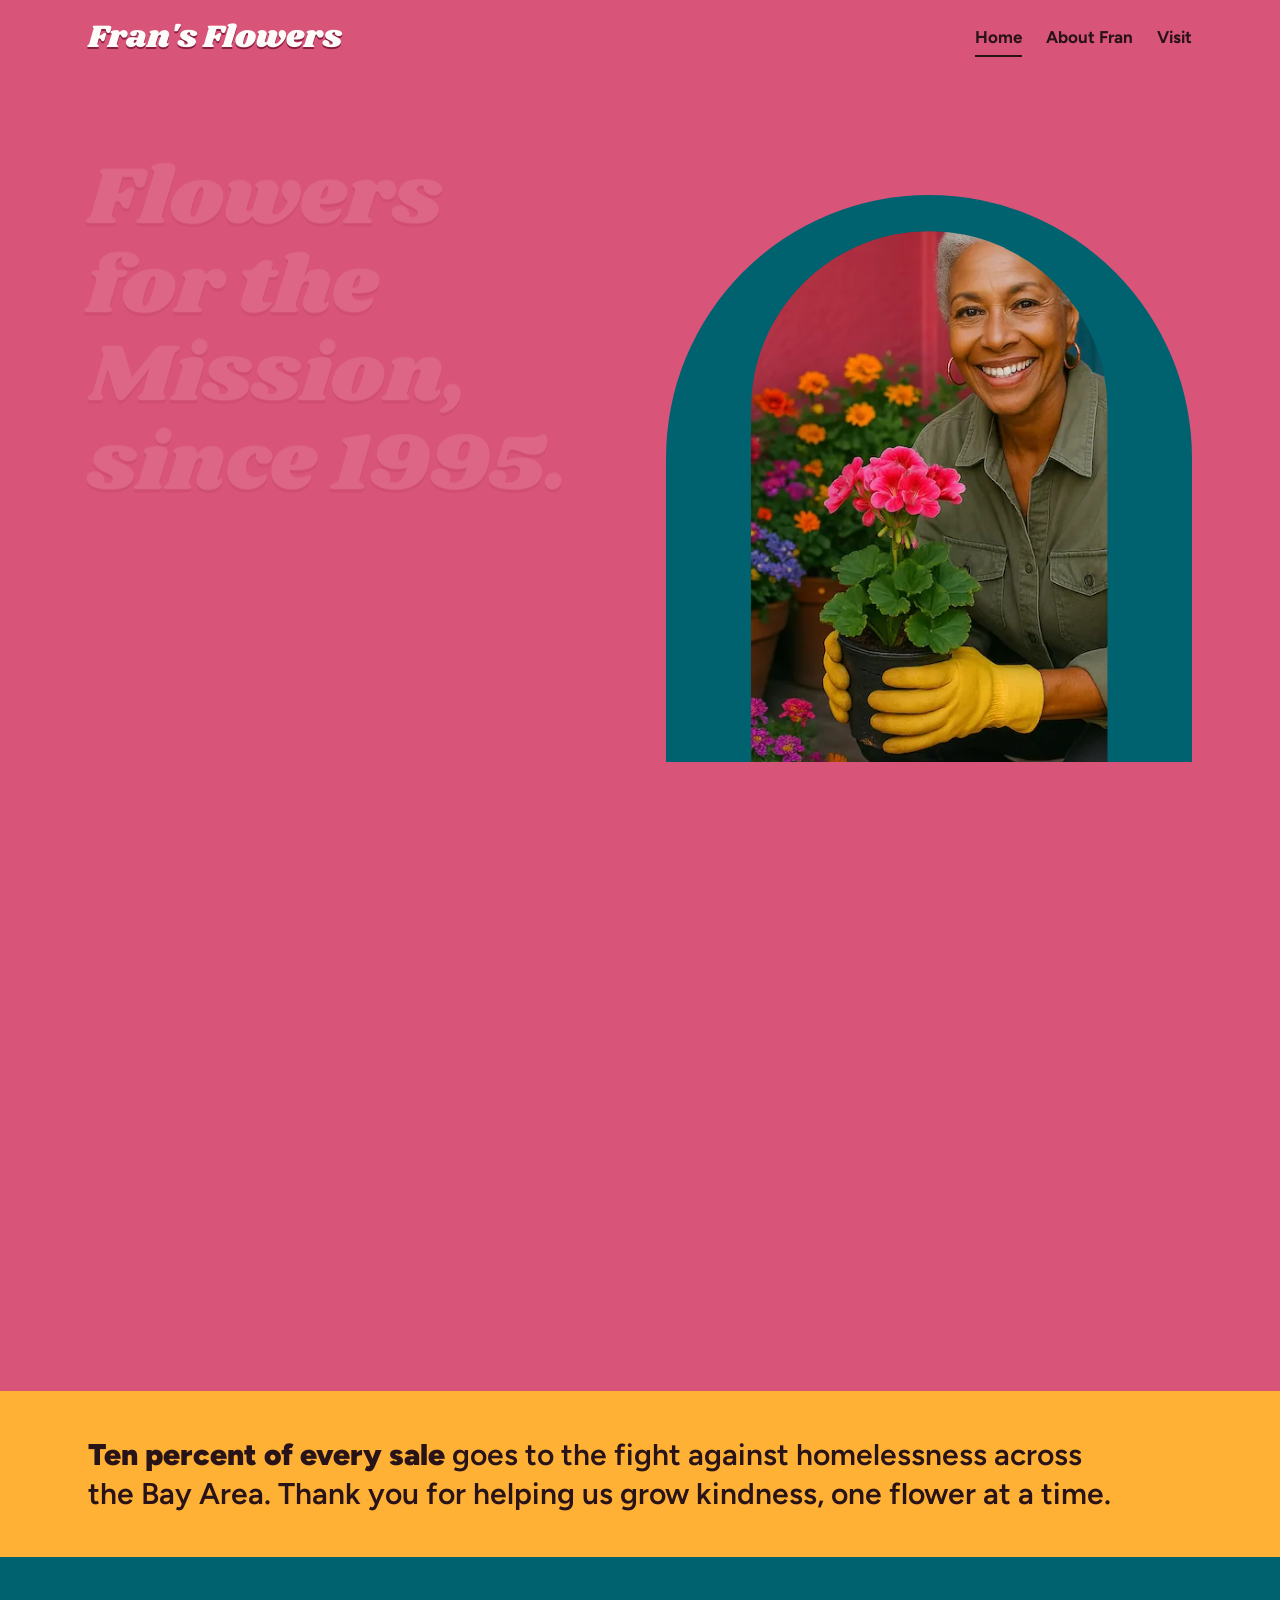
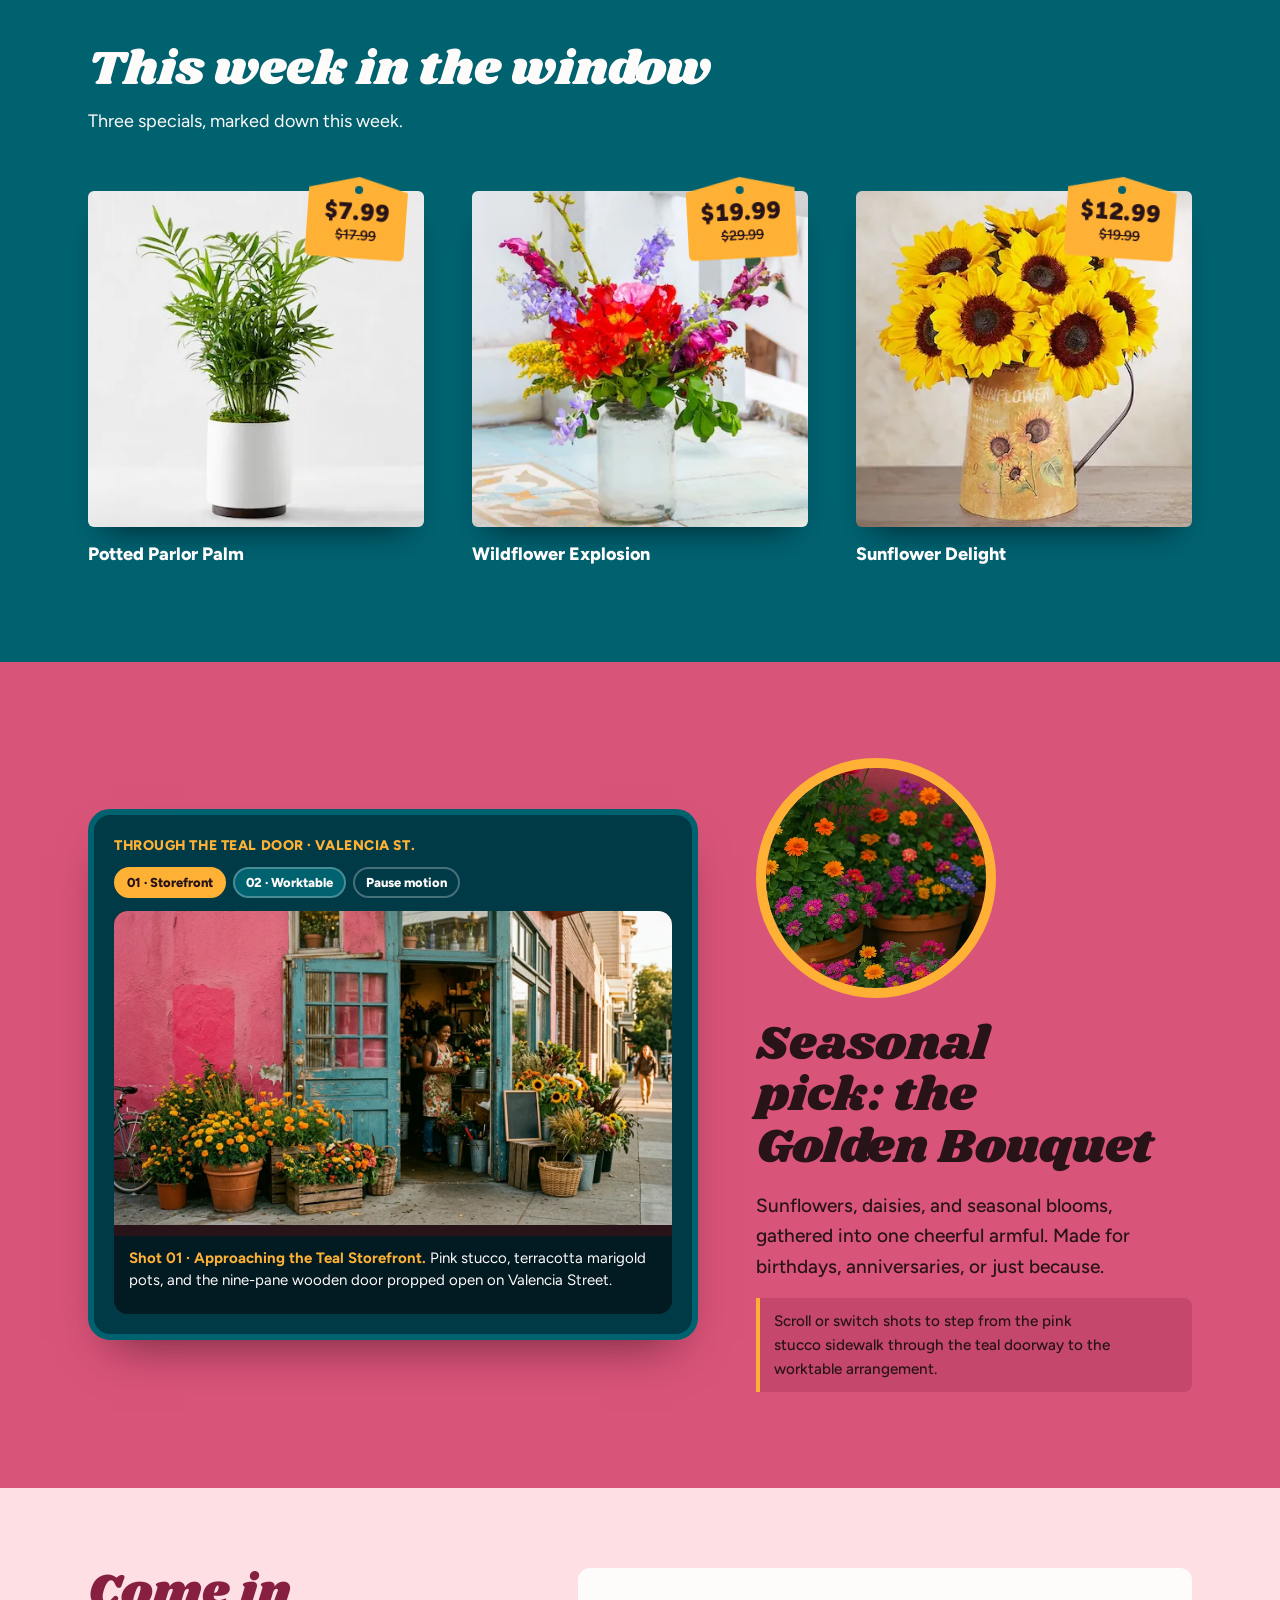
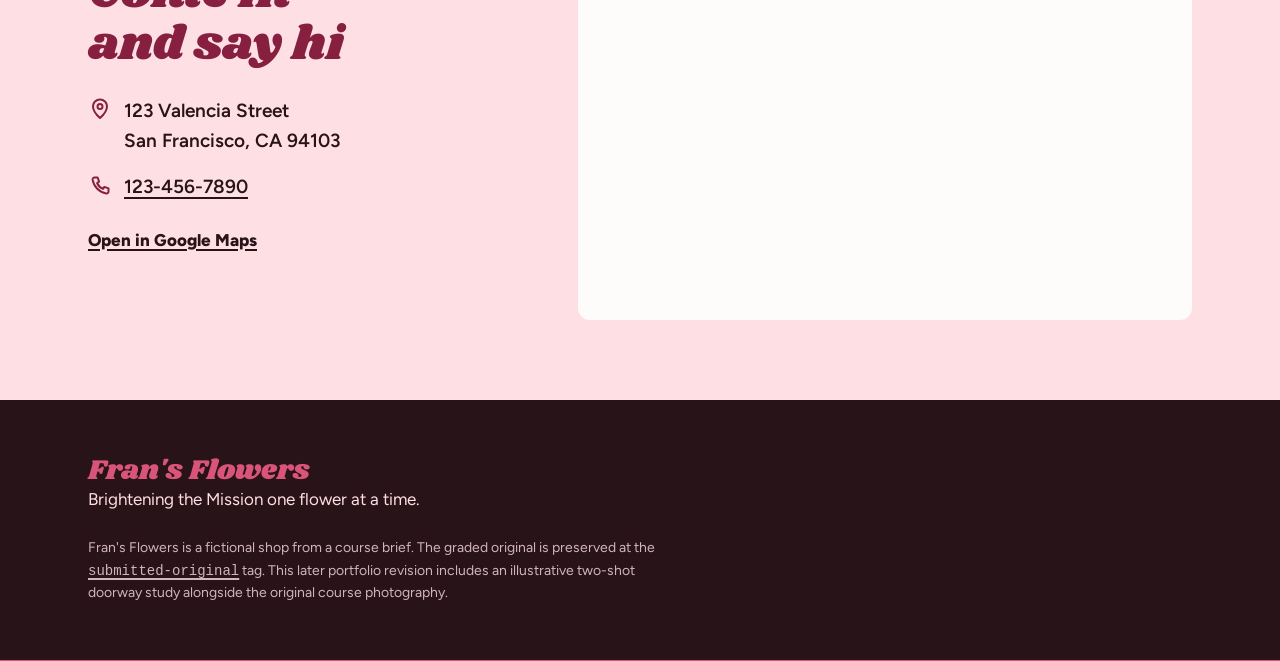
<file: index.html>
<!doctype html>
<html lang="en">
  <head>
    <meta charset="utf-8" />
    <meta name="viewport" content="width=device-width, initial-scale=1" />
    <meta http-equiv="Content-Security-Policy" content="default-src 'self'; base-uri 'self'; form-action 'none'; object-src 'none'; script-src 'self'; style-src 'self'; img-src 'self'; media-src 'self'; font-src 'self'; connect-src 'none'; frame-src https://www.google.com; upgrade-insecure-requests" />
    <meta name="description" content="Fran's Flowers: a neighborhood flower shop on Valencia Street in San Francisco's Mission District since 1995. This week's specials, the seasonal pick, and directions." />
    <meta name="theme-color" content="#d24a6c" />
    <title>Fran's Flowers · Valencia Street, San Francisco</title>
    <link rel="preload" href="assets/fonts/shrikhand-latin.woff2" as="font" type="font/woff2" crossorigin />
    <link rel="stylesheet" href="style.css" />
    <script src="assets/vendor/lenis.min.js" defer></script>
    <script src="assets/vendor/gsap.min.js" defer></script>
    <script src="assets/vendor/ScrollTrigger.min.js" defer></script>
    <script src="script.js" defer></script>
  </head>

  <body>
    <a class="skip-link" href="#main-content">Skip to main content</a>

    <header class="site-header">
      <a class="wordmark" href="index.html" aria-label="Fran's Flowers home">Fran's Flowers</a>
      <nav aria-label="Primary">
        <a href="index.html" aria-current="page">Home</a>
        <a href="about.html">About Fran</a>
        <a href="#visit">Visit</a>
      </nav>
    </header>

    <main id="main-content">
      <section class="hero" aria-labelledby="hero-title">
        <div class="hero-text">
          <h1 id="hero-title">Flowers for the Mission, <span class="nowrap">since 1995.</span></h1>
          <p class="hero-lead">
            Fran Miller opened this shop on Valencia Street to share joy, beauty,
            and connection with her neighborhood. Thirty years on, the bouquets are
            still hand-tied.
          </p>
          <p class="hero-actions">
            <a class="button" href="#specials">This week's specials</a>
            <a class="text-link" href="#visit">How to find us</a>
          </p>
        </div>
        <figure class="hero-photo">
          <picture>
            <img src="img/fran.webp" width="1000" height="667" alt="Fran Miller kneeling with a potted pink geranium in front of the shop's pink wall, surrounded by pots of marigolds and poppies" fetchpriority="high" />
          </picture>
        </figure>
      </section>

      <section class="pledge" aria-label="Our pledge">
        <p>
          <strong>Ten percent of every sale</strong> goes to the fight against
          homelessness across the Bay Area. Thank you for helping us grow
          kindness, one flower at a time.
        </p>
      </section>

      <section class="specials" id="specials" aria-labelledby="specials-title">
        <div class="section-head">
          <h2 id="specials-title">This week in the window</h2>
          <p>Three specials, marked down this week.</p>
        </div>

        <ul class="shelf" role="list">
          <li class="item">
            <img src="img/potted_plant.webp" width="400" height="400" alt="A parlor palm in a white ceramic pot" loading="lazy" />
            <h3>Potted Parlor Palm</h3>
            <p class="tag">
              <span class="tag-now"><span class="visually-hidden">Now </span>$7.99</span>
              <span class="tag-was"><span class="visually-hidden">, was </span><s>$17.99</s></span>
            </p>
          </li>
          <li class="item">
            <img src="img/wild_flowers.webp" width="400" height="400" alt="Red, purple, and yellow wildflowers in a glass jar" loading="lazy" />
            <h3>Wildflower Explosion</h3>
            <p class="tag">
              <span class="tag-now"><span class="visually-hidden">Now </span>$19.99</span>
              <span class="tag-was"><span class="visually-hidden">, was </span><s>$29.99</s></span>
            </p>
          </li>
          <li class="item">
            <img src="img/sunflowers.webp" width="400" height="400" alt="Yellow sunflowers in a decorated pitcher" loading="lazy" />
            <h3>Sunflower Delight</h3>
            <p class="tag">
              <span class="tag-now"><span class="visually-hidden">Now </span>$12.99</span>
              <span class="tag-was"><span class="visually-hidden">, was </span><s>$19.99</s></span>
            </p>
          </li>
        </ul>
      </section>

      <section class="seasonal" id="seasonal" aria-labelledby="seasonal-title" data-threshold-scene data-active-shot="1">
        <div class="threshold-stage" data-threshold-stage>
          <div class="threshold-header">
            <span class="threshold-kicker">Through the Teal Door · Valencia St.</span>
            <div class="threshold-controls" role="group" aria-label="Doorway story shots">
              <button type="button" class="threshold-btn is-active" data-threshold-shot="1" aria-pressed="true">01 · Storefront</button>
              <button type="button" class="threshold-btn" data-threshold-shot="2" aria-pressed="false">02 · Worktable</button>
              <button type="button" class="threshold-btn threshold-btn--pause" data-threshold-toggle aria-pressed="false">Pause motion</button>
            </div>
          </div>

          <div class="threshold-viewport">
            <figure class="threshold-shot threshold-shot--exterior" data-shot-panel="1">
              <video
                class="threshold-video"
                data-threshold-video="1"
                poster="assets/media/storefront-approach-poster.webp"
                preload="metadata"
                muted
                loop
                playsinline
                width="1280"
                height="720"
              >
                <source src="assets/media/storefront-approach-loop.mp4" type="video/mp4" />
              </video>
              <figcaption class="threshold-caption">
                <strong>Shot 01 · Approaching the Teal Storefront.</strong>
                Pink stucco, terracotta marigold pots, and the nine-pane wooden door propped open on Valencia Street.
              </figcaption>
            </figure>

            <figure class="threshold-shot threshold-shot--interior" data-shot-panel="2">
              <video
                class="threshold-video"
                data-threshold-video="2"
                poster="assets/media/interior-worktable-poster.webp"
                preload="metadata"
                muted
                loop
                playsinline
                width="1280"
                height="720"
              >
                <source src="assets/media/interior-worktable-loop.mp4" type="video/mp4" />
              </video>
              <figcaption class="threshold-caption">
                <strong>Shot 02 · Entering Warm Afternoon Light.</strong>
                Crossing past the weathered teal door frame into afternoon sunbeams, arriving at the Golden Bouquet on the cedar worktable.
              </figcaption>
            </figure>
          </div>
        </div>

        <div class="seasonal-card">
          <img class="seasonal-photo" src="img/marigolds.webp" width="400" height="400" alt="" loading="lazy" />
          <div class="seasonal-text">
            <h2 id="seasonal-title">Seasonal pick: the Golden Bouquet</h2>
            <p>
              Sunflowers, daisies, and seasonal blooms, gathered into one cheerful
              armful. Made for birthdays, anniversaries, or just
              because.
            </p>
            <p class="seasonal-story-note">
              Scroll or switch shots to step from the pink stucco sidewalk through the teal doorway to the worktable arrangement.
            </p>
          </div>
        </div>
      </section>

      <section class="visit" id="visit" aria-labelledby="visit-title">
        <div class="visit-text">
          <h2 id="visit-title">Come in and say hi</h2>
          <address>
            <span class="visit-line">
              <svg class="icon" viewBox="0 0 24 24" aria-hidden="true" focusable="false"><path d="M12 21s-7-6.2-7-11.5a7 7 0 0 1 14 0C19 14.8 12 21 12 21Z" /><circle cx="12" cy="9.5" r="2.5" /></svg>
              123 Valencia Street<br />San Francisco, CA 94103
            </span>
            <span class="visit-line">
              <svg class="icon" viewBox="0 0 24 24" aria-hidden="true" focusable="false"><path d="M6.6 3.5h3l1.5 4.2-2 1.3a11 11 0 0 0 5.9 5.9l1.3-2 4.2 1.5v3a2 2 0 0 1-2.2 2A16.5 16.5 0 0 1 4.6 5.7a2 2 0 0 1 2-2.2Z" /></svg>
              <a href="tel:+11234567890">123-456-7890</a>
            </span>
          </address>
          <p>
            <a class="text-link" href="https://www.google.com/maps/search/?api=1&amp;query=123+Valencia+St,+San+Francisco,+CA+94103" rel="noopener">Open in Google Maps</a>
          </p>
        </div>
        <iframe
          class="map"
          src="https://www.google.com/maps/embed?pb=!1m18!1m12!1m3!1d3153.144965296929!2d-122.4230293!3d37.7689366!2m3!1f0!2f0!3f0!3m2!1i1024!2i768!4f13.1!3m3!1m2!1s0x808f7e3a37128e21%3A0xf85bfc7fef295b98!2s123%20Valencia%20St%2C%20San%20Francisco%2C%20CA%2094103!5e0!3m2!1sen!2sus!4v1722345678901!5m2!1sen!2sus"
          title="Map of 123 Valencia Street, San Francisco"
          loading="lazy"
          referrerpolicy="no-referrer-when-downgrade"
        ></iframe>
      </section>
    </main>

    <footer class="site-footer">
      <p class="footer-mark">Fran's Flowers</p>
      <p>Brightening the Mission one flower at a time.</p>
      <p class="footer-note">
        Fran's Flowers is a fictional shop from a course brief. The graded original is preserved at the
        <a href="https://github.com/SRao189/03-LU-site-redesign/tree/submitted-original"><code>submitted-original</code></a> tag.
        This later portfolio revision includes an illustrative two-shot doorway study alongside the original course photography.
      </p>
    </footer>
  </body>
</html>
</file>
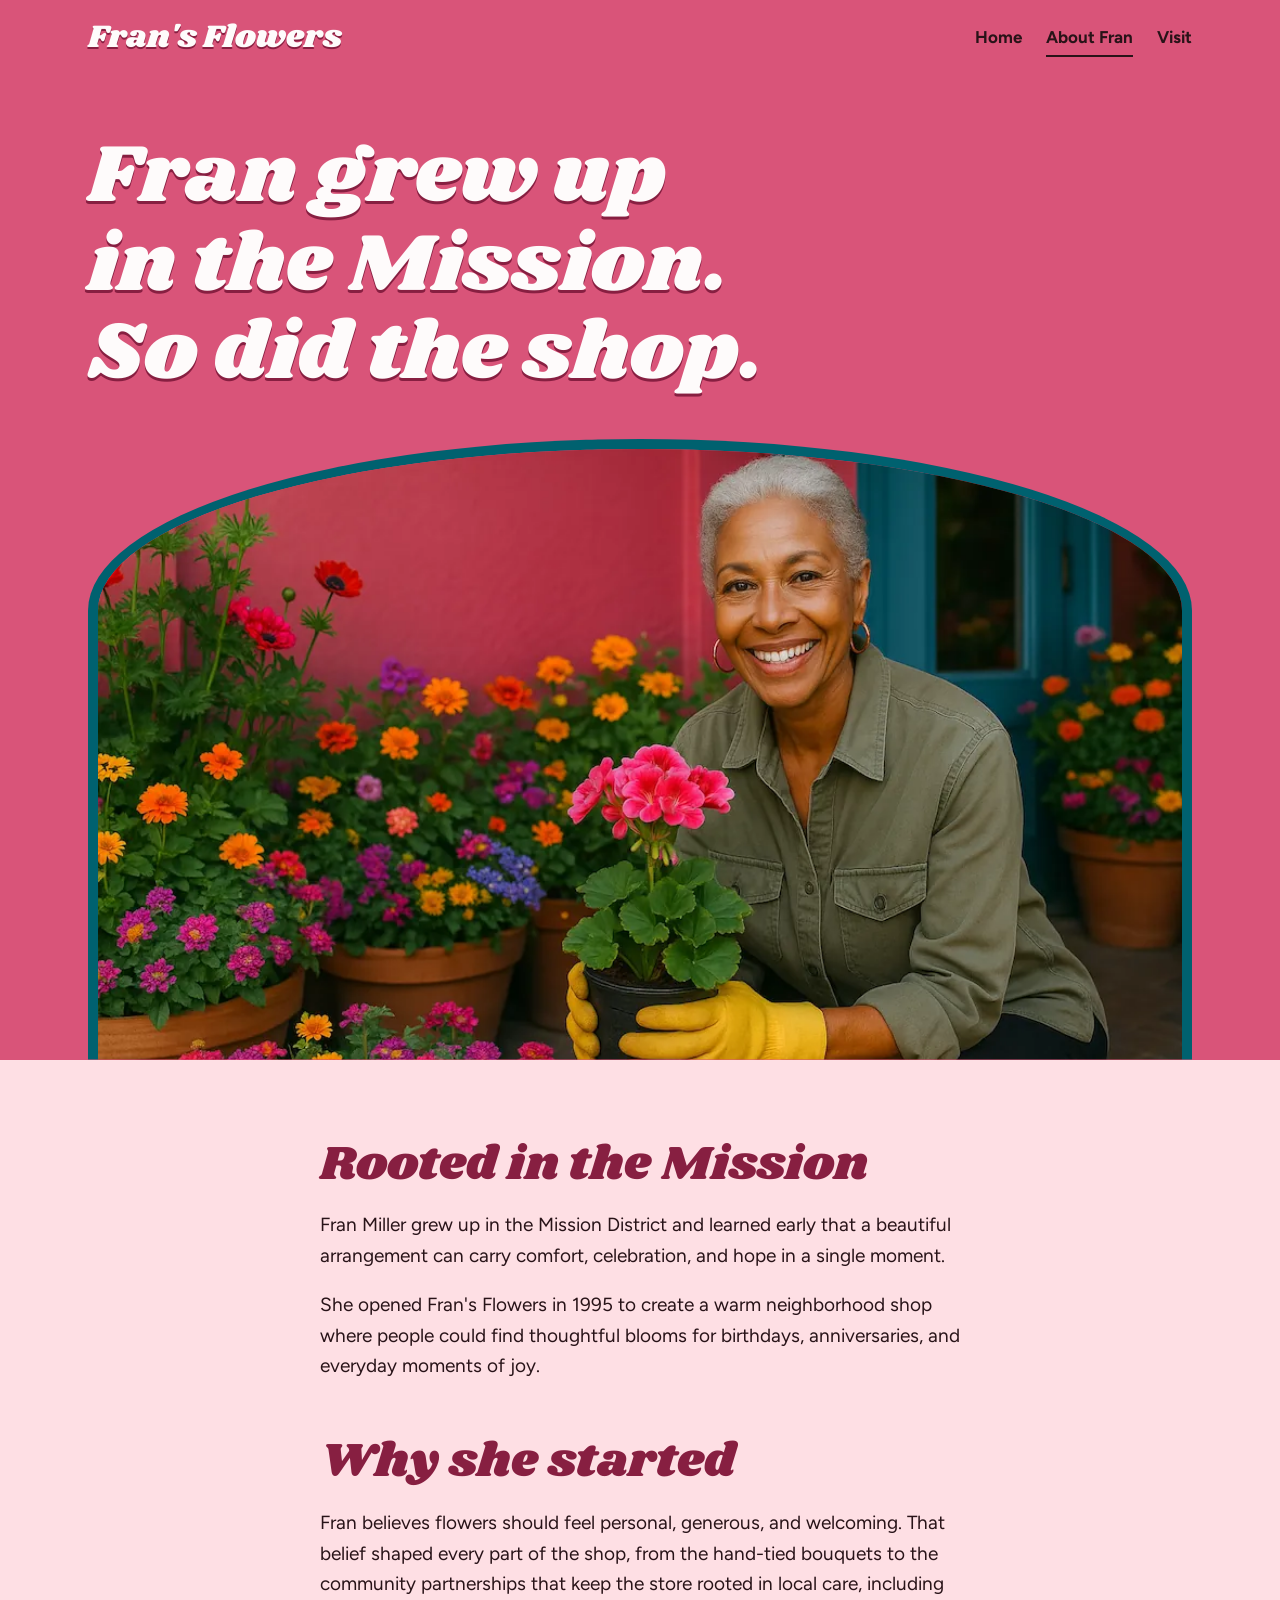
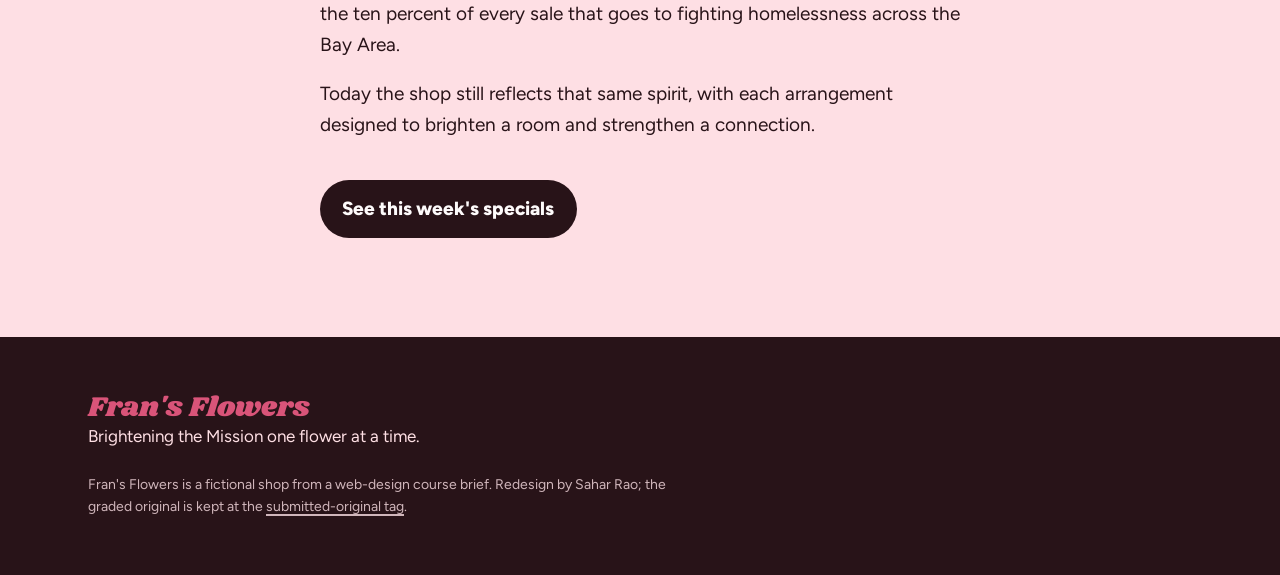
<file: about.html>
<!doctype html>
<html lang="en">
  <head>
    <meta charset="utf-8" />
    <meta name="viewport" content="width=device-width, initial-scale=1" />
    <meta http-equiv="Content-Security-Policy" content="default-src 'self'; base-uri 'self'; form-action 'none'; object-src 'none'; script-src 'self'; style-src 'self'; img-src 'self'; font-src 'self'; connect-src 'none'; upgrade-insecure-requests" />
    <meta name="description" content="Fran Miller grew up in the Mission District and opened Fran's Flowers on Valencia Street in 1995." />
    <meta name="theme-color" content="#d24a6c" />
    <title>About Fran · Fran's Flowers</title>
    <link rel="preload" href="assets/fonts/shrikhand-latin.woff2" as="font" type="font/woff2" crossorigin />
    <link rel="stylesheet" href="style.css" />
    <script src="script.js" defer></script>
  </head>

  <body>
    <a class="skip-link" href="#main-content">Skip to main content</a>

    <header class="site-header">
      <a class="wordmark" href="index.html" aria-label="Fran's Flowers home">Fran's Flowers</a>
      <nav aria-label="Primary">
        <a href="index.html">Home</a>
        <a href="about.html" aria-current="page">About Fran</a>
        <a href="index.html#visit">Visit</a>
      </nav>
    </header>

    <main id="main-content">
      <section class="story-hero" aria-labelledby="story-title">
        <h1 id="story-title">Fran grew up in the Mission. So did the shop.</h1>
        <img src="img/fran.webp" width="1000" height="667" alt="Fran Miller smiling in gardening gloves, holding a pink geranium beside the shop's teal door" fetchpriority="high" />
      </section>

      <article class="story">
        <section aria-labelledby="roots-title">
          <h2 id="roots-title">Rooted in the Mission</h2>
          <p>
            Fran Miller grew up in the Mission District and learned early that a
            beautiful arrangement can carry comfort, celebration, and hope in a
            single moment.
          </p>
          <p>
            She opened Fran's Flowers in 1995 to create a warm neighborhood shop
            where people could find thoughtful blooms for birthdays,
            anniversaries, and everyday moments of joy.
          </p>
        </section>

        <section aria-labelledby="why-title">
          <h2 id="why-title">Why she started</h2>
          <p>
            Fran believes flowers should feel personal, generous, and welcoming.
            That belief shaped every part of the shop, from the hand-tied bouquets
            to the community partnerships that keep the store rooted in local
            care, including the ten percent of every sale that goes to fighting
            homelessness across the Bay Area.
          </p>
          <p>
            Today the shop still reflects that same spirit, with each arrangement
            designed to brighten a room and strengthen a connection.
          </p>
        </section>

        <p class="story-cta">
          <a class="button" href="index.html#specials">See this week's specials</a>
        </p>
      </article>
    </main>

    <footer class="site-footer">
      <p class="footer-mark">Fran's Flowers</p>
      <p>Brightening the Mission one flower at a time.</p>
      <p class="footer-note">
        Fran's Flowers is a fictional shop from a web-design course brief. Redesign by Sahar Rao;
        the graded original is kept at the
        <a href="https://github.com/SRao189/03-LU-site-redesign/tree/submitted-original">submitted-original tag</a>.
      </p>
    </footer>
  </body>
</html>
</file>
<file: style.css>
@font-face {
  font-family: "Shrikhand";
  src: url("assets/fonts/shrikhand-latin.woff2") format("woff2");
  font-weight: 400;
  font-display: swap;
}

@font-face {
  font-family: "Figtree";
  src: url("assets/fonts/figtree-latin.woff2") format("woff2");
  font-weight: 300 900;
  font-display: swap;
}

:root {
  /* Taken from Fran's photo: the stucco wall, the shop door, the marigold pots. */
  --stucco: oklch(0.63 0.17 6);
  --stucco-light: oklch(0.93 0.035 6);
  --stucco-deep: oklch(0.42 0.14 6);
  --door: oklch(0.45 0.08 212);
  --door-deep: oklch(0.32 0.06 215);
  --marigold: oklch(0.82 0.16 72);
  --ink: oklch(0.22 0.035 6);
  --white: oklch(0.99 0.004 6);
  --focus: oklch(0.9 0.17 100);

  --page: 1200px;
  --pad: clamp(1rem, 4vw, 3rem);
  --ease-out: cubic-bezier(0.16, 1, 0.3, 1);
  --z-skip: 10;
  --door-open: 1;
  --tag-swing: 0deg;
  --threshold-mix: 0;

  accent-color: var(--door);
  scrollbar-color: var(--stucco-deep) var(--stucco-light);
}

*,
*::before,
*::after {
  box-sizing: border-box;
}

html {
  -webkit-text-size-adjust: 100%;
}

body {
  margin: 0;
  background: var(--stucco);
  color: var(--ink);
  font-family: "Figtree", "Segoe UI", system-ui, sans-serif;
  font-size: 1.0625rem;
  line-height: 1.6;
  font-variant-numeric: lining-nums;
}

::selection {
  background: var(--marigold);
  color: var(--ink);
}

img,
video {
  display: block;
  max-width: 100%;
  height: auto;
}

a {
  color: inherit;
  text-decoration-thickness: 2px;
  text-underline-offset: 0.2em;
}

:focus-visible {
  outline: 3px solid var(--ink);
  outline-offset: 3px;
  border-radius: 3px;
  box-shadow: 0 0 0 6px var(--focus);
}

.visually-hidden {
  position: absolute;
  width: 1px;
  height: 1px;
  overflow: hidden;
  clip-path: inset(50%);
  white-space: nowrap;
}

.skip-link {
  position: absolute;
  left: var(--pad);
  top: -4rem;
  z-index: var(--z-skip);
  padding: 0.6rem 1rem;
  background: var(--ink);
  color: var(--white);
}

.skip-link:focus {
  top: 1rem;
}

h1,
h2,
.wordmark,
.footer-mark {
  font-family: "Shrikhand", "Figtree", serif;
  font-weight: 400;
  line-height: 1.08;
  letter-spacing: 0;
  text-wrap: balance;
  margin: 0;
}

h2 {
  font-size: clamp(1.9rem, 4vw, 3rem);
}

h3 {
  margin: 0;
  font-size: 1.125rem;
  font-weight: 800;
  line-height: 1.25;
}

/* Header: the painted sign over the door. */

.site-header {
  display: flex;
  flex-wrap: wrap;
  align-items: center;
  justify-content: space-between;
  gap: 0.5rem 2rem;
  max-width: var(--page);
  margin: 0 auto;
  padding: 1.25rem var(--pad);
}

.wordmark {
  font-size: clamp(1.6rem, 3vw, 2rem);
  color: var(--white);
  text-decoration: none;
  text-shadow: 0 2px 0 var(--stucco-deep);
}

.site-header nav {
  display: flex;
  flex-wrap: wrap;
  gap: 0.25rem 1.5rem;
  font-weight: 700;
}

.site-header nav a {
  text-decoration: none;
  padding-block: 0.25rem;
  border-bottom: 2px solid transparent;
}

.site-header nav a:hover,
.site-header nav a[aria-current="page"] {
  border-bottom-color: var(--ink);
}

/* Buttons and links */

.button {
  display: inline-block;
  padding: 0.85rem 1.4rem;
  border-radius: 999px;
  background: var(--ink);
  color: var(--white);
  font-weight: 800;
  text-decoration: none;
  transition: transform 0.25s var(--ease-out), background-color 0.25s var(--ease-out);
}

.button:hover {
  background: var(--door-deep);
  transform: translateY(-2px);
}

.button:active {
  transform: translateY(0);
}

.text-link {
  font-weight: 800;
}

/* Hero */

.hero {
  display: grid;
  grid-template-columns: minmax(0, 6fr) minmax(0, 6fr);
  align-items: end;
  gap: clamp(1.5rem, 4vw, 4rem);
  max-width: var(--page);
  margin: 0 auto;
  padding: clamp(1.5rem, 5vw, 4rem) var(--pad) 0;
}

.hero-text {
  padding-bottom: clamp(1.5rem, 5vw, 4.5rem);
}

h1 {
  font-size: clamp(2.6rem, 6.4vw, 5.4rem);
  color: var(--white);
  text-shadow: 0 3px 0 var(--stucco-deep);
  max-width: 11ch;
}

.hero-lead {
  max-width: 42ch;
  margin: 1.5rem 0 0;
  font-size: clamp(1.0625rem, 1.5vw, 1.25rem);
  font-weight: 500;
  text-wrap: pretty;
}

.hero-actions {
  display: flex;
  flex-wrap: wrap;
  align-items: center;
  gap: 1rem 1.5rem;
  margin: 2rem 0 0;
}

/* The photo stands in an arched doorway, like the shop's own. */
.hero-photo {
  margin: 0;
  align-self: stretch;
  display: flex;
  align-items: flex-end;
}

.hero-photo picture {
  display: block;
  width: 100%;
  background: var(--door);
  border-radius: 999px 999px 0 0;
  padding: 10px 10px 0;
  overflow: hidden;
}

.hero-photo img {
  width: 100%;
  aspect-ratio: 4 / 4.4;
  object-fit: cover;
  object-position: 62% 50%;
  border-radius: 999px 999px 0 0;
}

.hero.is-door-scene .hero-photo picture {
  border-radius: calc(12px + (1 - var(--door-open, 1)) * 340px) calc(12px + (1 - var(--door-open, 1)) * 340px) 0 0;
  padding: calc((1 - var(--door-open, 1)) * 10px) calc((1 - var(--door-open, 1)) * 10px) 0;
}

.hero.is-door-scene .hero-photo img {
  border-radius: calc(12px + (1 - var(--door-open, 1)) * 340px) calc(12px + (1 - var(--door-open, 1)) * 340px) 0 0;
  clip-path: inset(
    calc((1 - var(--door-open, 1)) * 12%)
    calc((1 - var(--door-open, 1)) * 18%)
    0
    calc((1 - var(--door-open, 1)) * 18%)
    round calc(12px + (1 - var(--door-open, 1)) * 340px) calc(12px + (1 - var(--door-open, 1)) * 340px) 0 0
  );
  transform: scale(calc(1 + (1 - var(--door-open, 1)) * 0.1));
  transform-origin: 50% 85%;
}

/* Pledge */

.pledge {
  background: var(--marigold);
}

.pledge p {
  max-width: var(--page);
  margin: 0 auto;
  padding: clamp(1.75rem, 4vw, 2.75rem) var(--pad);
  font-size: clamp(1.25rem, 2.6vw, 1.875rem);
  font-weight: 600;
  line-height: 1.3;
  text-wrap: balance;
}

.nowrap {
  white-space: nowrap;
}

.pledge strong {
  font-weight: 900;
}

/* Specials: the shop window. */

.specials {
  background: var(--door);
  color: var(--white);
  padding: clamp(3rem, 7vw, 5.5rem) var(--pad) clamp(3.5rem, 8vw, 6rem);
}

.section-head {
  max-width: calc(var(--page) - 2 * var(--pad));
  margin: 0 auto clamp(2rem, 5vw, 3.5rem);
}

.section-head p {
  margin: 0.6rem 0 0;
  font-size: 1.125rem;
}

.shelf {
  display: grid;
  grid-template-columns: repeat(auto-fit, minmax(min(100%, 15rem), 1fr));
  gap: clamp(2.5rem, 5vw, 3.5rem) clamp(1.5rem, 4vw, 3rem);
  max-width: calc(var(--page) - 2 * var(--pad));
  margin: 0 auto;
  padding: 0;
  list-style: none;
}

.item {
  position: relative;
  display: flex;
  flex-direction: column;
  gap: 1rem;
  transform: translate3d(0, var(--item-y, 0px), 0);
}

.item img {
  width: 100%;
  aspect-ratio: 1;
  object-fit: cover;
  border-radius: 6px;
  box-shadow: 0 18px 30px -18px oklch(0.15 0.05 215 / 0.8);
}

/* The price tag hangs off the photo's corner on a string. */
.tag {
  position: absolute;
  top: -0.9rem;
  right: 0.9rem;
  display: grid;
  justify-items: center;
  margin: 0;
  padding: 1.35rem 0.9rem 0.7rem;
  min-width: 6.2rem;
  background: var(--marigold);
  color: var(--ink);
  clip-path: polygon(50% 0, 100% 16%, 100% 100%, 0 100%, 0 16%);
  border-radius: 0 0 6px 6px;
  transform-origin: 50% 0;
  transform: rotate(calc(4deg + var(--tag-swing, 0deg)));
}

.tag::before {
  content: "";
  position: absolute;
  top: 0.55rem;
  width: 0.5rem;
  height: 0.5rem;
  border-radius: 50%;
  background: var(--door);
}

.item:nth-child(2) .tag {
  transform: rotate(calc(-3deg - var(--tag-swing, 0deg) * 0.85));
}

.item:nth-child(3) .tag {
  transform: rotate(calc(4deg + var(--tag-swing, 0deg) * 1.15));
}

.tag-now {
  font-size: 1.5rem;
  font-weight: 900;
  line-height: 1.1;
  font-variant-numeric: tabular-nums;
}

.tag-was {
  font-size: 0.875rem;
  font-weight: 600;
}

/* Seasonal pick + 2-Shot Threshold Story (Storefront -> Worktable) */

.seasonal {
  display: grid;
  grid-template-columns: minmax(0, 7fr) minmax(0, 5fr);
  align-items: center;
  gap: clamp(1.75rem, 4.5vw, 4rem);
  max-width: var(--page);
  margin: 0 auto;
  padding: clamp(3rem, 8vw, 6rem) var(--pad);
}

.threshold-stage {
  background: var(--door-deep);
  color: var(--white);
  border: 6px solid var(--door);
  border-radius: 22px;
  padding: clamp(0.85rem, 2vw, 1.25rem);
  box-shadow: 0 24px 48px -24px oklch(0.18 0.05 6 / 0.65);
}

.threshold-header {
  display: flex;
  flex-wrap: wrap;
  align-items: center;
  justify-content: space-between;
  gap: 0.6rem 1rem;
  margin-bottom: 0.85rem;
}

.threshold-kicker {
  font-size: 0.875rem;
  font-weight: 800;
  letter-spacing: 0.04em;
  text-transform: uppercase;
  color: var(--marigold);
}

.threshold-controls {
  display: flex;
  flex-wrap: wrap;
  gap: 0.4rem;
}

html:not(.js-ready) .threshold-controls {
  display: none;
}

.threshold-btn {
  appearance: none;
  border: 2px solid oklch(0.99 0.004 6 / 0.28);
  background: var(--door);
  color: var(--white);
  font-family: inherit;
  font-size: 0.8125rem;
  font-weight: 800;
  padding: 0.35rem 0.7rem;
  border-radius: 999px;
  cursor: pointer;
  transition: background-color 0.2s var(--ease-out), color 0.2s var(--ease-out), border-color 0.2s var(--ease-out);
}

.threshold-btn:hover {
  border-color: var(--marigold);
}

.threshold-btn.is-active {
  background: var(--marigold);
  border-color: var(--marigold);
  color: var(--ink);
}

.threshold-btn--pause {
  background: transparent;
}

.threshold-btn:focus-visible {
  outline-color: var(--marigold);
}

.threshold-viewport {
  position: relative;
  border-radius: 14px;
  overflow: hidden;
  background: var(--ink);
}

html:not(.js-ready) .threshold-viewport {
  display: grid;
  gap: 0.85rem;
  background: transparent;
}

.threshold-shot {
  margin: 0;
  display: grid;
}

html.js-ready .seasonal:not(.is-scroll-linked) .threshold-shot--interior {
  display: none;
}

html.js-ready .seasonal:not(.is-scroll-linked)[data-active-shot="2"] .threshold-shot--exterior {
  display: none;
}

html.js-ready .seasonal:not(.is-scroll-linked)[data-active-shot="2"] .threshold-shot--interior {
  display: grid;
}

/* Smooth cross-dissolve when scroll-linked on wide fine-pointer screens */
.seasonal.is-scroll-linked .threshold-viewport {
  display: grid;
}

.seasonal.is-scroll-linked .threshold-shot {
  grid-area: 1 / 1;
  display: grid;
  transition: opacity 0.35s var(--ease-out), transform 0.45s var(--ease-out);
}

.seasonal.is-scroll-linked .threshold-shot--exterior {
  opacity: calc(1 - var(--threshold-mix, 0));
  transform: scale(calc(1 + var(--threshold-mix, 0) * 0.04));
  pointer-events: auto;
}

.seasonal.is-scroll-linked .threshold-shot--interior {
  opacity: var(--threshold-mix, 0);
  transform: scale(calc(1.04 - var(--threshold-mix, 0) * 0.04));
  pointer-events: none;
}

.seasonal.is-scroll-linked[data-active-shot="2"] .threshold-shot--exterior {
  pointer-events: none;
}

.seasonal.is-scroll-linked[data-active-shot="2"] .threshold-shot--interior {
  pointer-events: auto;
}

.seasonal.is-scroll-linked .threshold-shot--exterior .threshold-caption {
  opacity: 1;
}

.seasonal.is-scroll-linked .threshold-shot--interior .threshold-caption {
  opacity: 0;
}

.seasonal.is-scroll-linked[data-active-shot="2"] .threshold-shot--exterior .threshold-caption {
  opacity: 0;
}

.seasonal.is-scroll-linked[data-active-shot="2"] .threshold-shot--interior .threshold-caption {
  opacity: 1;
}

.threshold-video {
  width: 100%;
  aspect-ratio: 16 / 9;
  object-fit: cover;
  background: var(--ink);
}

.threshold-caption {
  padding: 0.75rem 0.95rem;
  background: oklch(0.2 0.04 215 / 0.95);
  color: var(--white);
  font-size: 0.9375rem;
  line-height: 1.45;
}

.threshold-caption strong {
  color: var(--marigold);
}

.seasonal-card {
  display: grid;
  gap: 1.35rem;
  align-items: start;
}

.seasonal-photo {
  width: 100%;
  max-width: 15rem;
  aspect-ratio: 1;
  object-fit: cover;
  border-radius: 50%;
  border: 10px solid var(--marigold);
}

.seasonal-text {
  max-width: 34rem;
}

.seasonal-text p {
  margin: 1rem 0 0;
  font-size: 1.1875rem;
  font-weight: 500;
  text-wrap: pretty;
}

.seasonal-story-note {
  font-size: 0.95rem !important;
  padding: 0.65rem 0.9rem;
  border-left: 4px solid var(--marigold);
  background: oklch(0.52 0.15 6 / 0.45);
  border-radius: 0 8px 8px 0;
}

/* Visit */

.visit {
  display: grid;
  grid-template-columns: minmax(0, 5fr) minmax(0, 7fr);
  gap: clamp(1.5rem, 4vw, 3.5rem);
  align-items: stretch;
  background: var(--stucco-light);
  padding: clamp(3rem, 7vw, 5rem) max(var(--pad), calc((100% - var(--page)) / 2 + var(--pad)));
}

.visit h2 {
  color: var(--stucco-deep);
}

.visit address {
  display: grid;
  gap: 1rem;
  margin: 1.5rem 0;
  font-style: normal;
  font-size: 1.1875rem;
  font-weight: 600;
}

.visit-line {
  display: grid;
  grid-template-columns: 1.5rem 1fr;
  gap: 0.75rem;
  align-items: start;
}

.icon {
  width: 1.5rem;
  height: 1.5rem;
  margin-top: 0.1rem;
  fill: none;
  stroke: var(--stucco-deep);
  stroke-width: 2;
  stroke-linejoin: round;
}

.map {
  width: 100%;
  min-height: 22rem;
  border: 0;
  border-radius: 12px;
  background: var(--white);
}

/* About page */

.story-hero {
  max-width: var(--page);
  margin: 0 auto;
  padding: clamp(1.5rem, 5vw, 3.5rem) var(--pad) 0;
}

.story-hero h1 {
  max-width: 14ch;
  margin-bottom: clamp(1.5rem, 4vw, 2.5rem);
}

.story-hero img {
  width: 100%;
  aspect-ratio: 16 / 9;
  object-fit: cover;
  object-position: 60% 40%;
  border-radius: 999px 999px 0 0 / 50% 50% 0 0;
  border: 10px solid var(--door);
  border-bottom: 0;
}

.story {
  background: var(--stucco-light);
  padding: clamp(3rem, 7vw, 5rem) var(--pad);
}

.story > * {
  max-width: 40rem;
  margin-inline: auto;
}

.story section + section {
  margin-top: clamp(2.5rem, 6vw, 3.5rem);
}

.story h2 {
  color: var(--stucco-deep);
}

.story p {
  font-size: 1.1875rem;
  text-wrap: pretty;
}

.story-cta {
  margin-top: 2.5rem;
}

/* Footer */

.site-footer {
  background: var(--ink);
  color: var(--stucco-light);
  padding: clamp(2.5rem, 6vw, 3.5rem) max(var(--pad), calc((100% - var(--page)) / 2 + var(--pad)));
}

.site-footer p {
  margin: 0;
  max-width: 65ch;
}

.footer-mark {
  font-size: 1.75rem;
  color: var(--stucco);
  margin-bottom: 0.25rem;
}

.footer-note {
  margin-top: 1.5rem !important;
  font-size: 0.875rem;
  color: oklch(0.8 0.03 6);
}

.site-footer :focus-visible {
  outline-color: var(--marigold);
}

@media (max-width: 899px) {
  .seasonal {
    grid-template-columns: minmax(0, 1fr);
  }
}

@media (max-width: 760px) {
  .hero,
  .visit {
    grid-template-columns: minmax(0, 1fr);
  }

  .hero-text {
    padding-bottom: 0;
  }

  .hero-photo img {
    aspect-ratio: 4 / 3.6;
  }

  .seasonal-photo {
    max-width: 14rem;
  }
}

/* Motion: the hero sign settles in, and each tag swings once as the window scrolls into view. */

@media (prefers-reduced-motion: no-preference) {
  html {
    scroll-behavior: smooth;
  }

  .hero-text > *,
  .story-hero h1 {
    animation: rise 0.9s var(--ease-out) both;
  }

  .hero-lead { animation-delay: 0.08s; }
  .hero-actions { animation-delay: 0.16s; }

  .hero-photo img,
  .story-hero img {
    animation: open 1.1s 0.1s var(--ease-out) both;
  }

  .hero.is-door-scene .hero-photo img {
    animation: none;
  }

  .shelf.is-swinging .tag {
    animation: swing 1.4s var(--ease-out) both;
  }

  .shelf.is-swinging .item:nth-child(2) .tag {
    animation-name: swing-left;
    animation-delay: 0.08s;
  }

  .shelf.is-swinging .item:nth-child(3) .tag {
    animation-delay: 0.16s;
  }
}

@keyframes rise {
  from {
    opacity: 0;
    transform: translateY(16px);
  }
}

@keyframes open {
  from {
    clip-path: inset(100% 0 0 0);
  }
  to {
    clip-path: inset(0 0 0 0);
  }
}

@keyframes swing {
  from {
    transform: rotate(-14deg);
  }
}

@keyframes swing-left {
  from {
    transform: rotate(12deg);
  }
}
</file>
